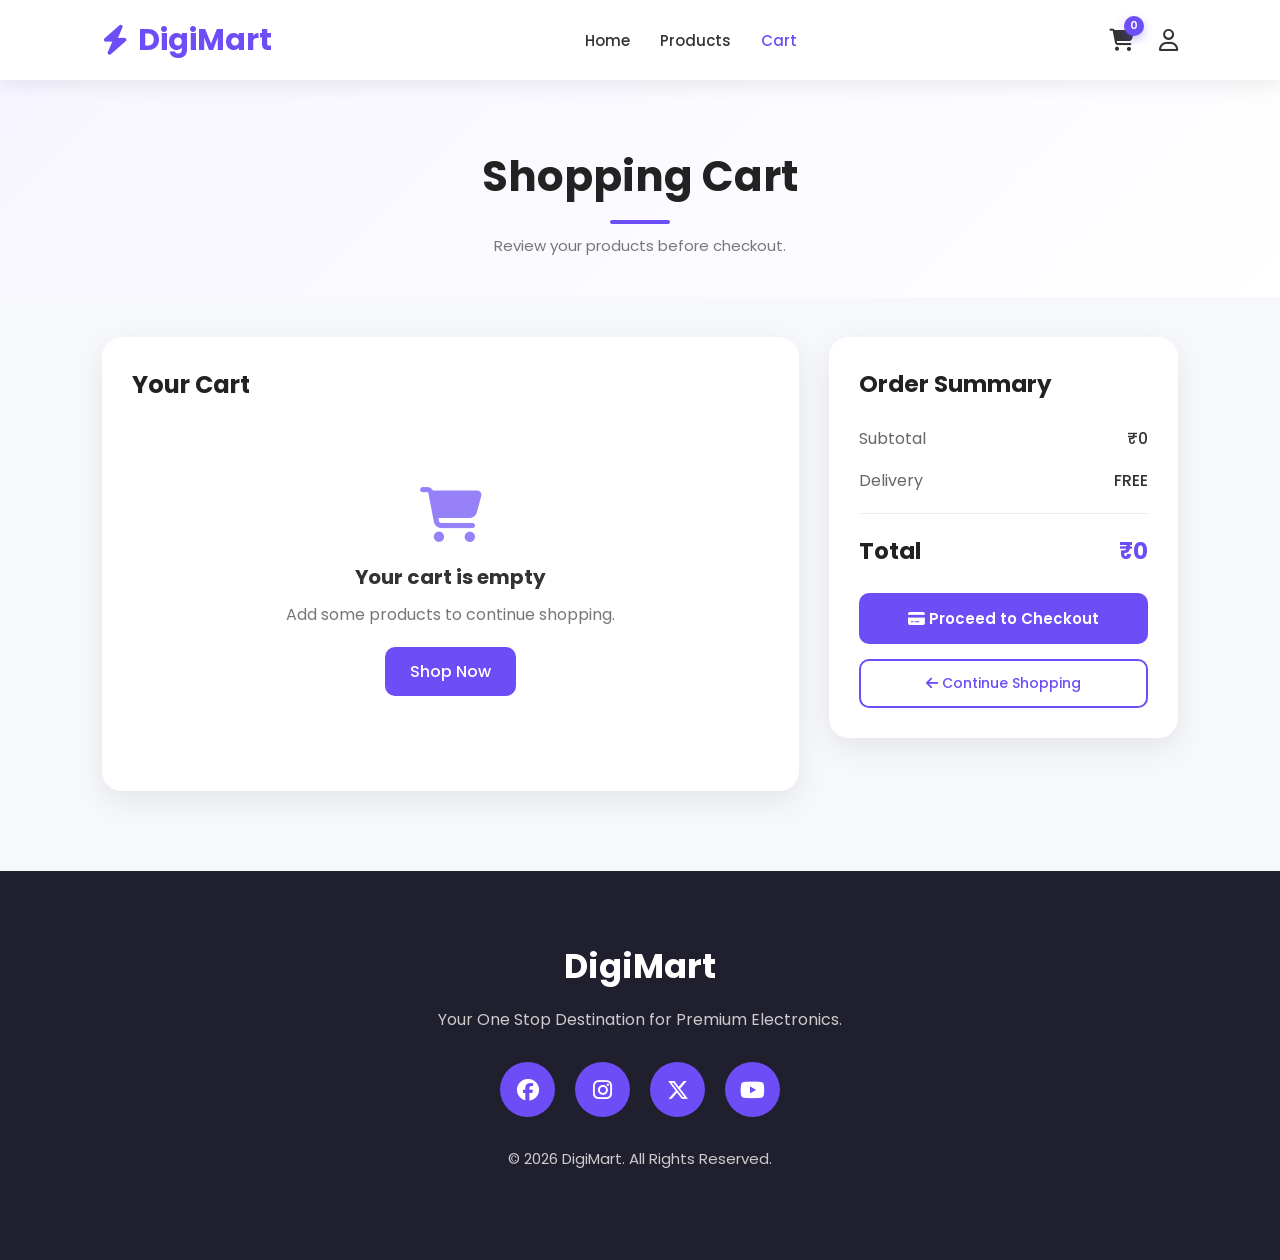
<file: cart.html>
<!DOCTYPE html>
<html lang="en">

<head>

    <meta charset="UTF-8">
    <meta name="viewport" content="width=device-width, initial-scale=1.0">

    <title>DigiMart | Cart</title>

    <link rel="stylesheet" href="css/cart.css">

    <link rel="stylesheet"
        href="https://cdnjs.cloudflare.com/ajax/libs/font-awesome/6.6.0/css/all.min.css">

</head>

<body>

    

    <header>

        <nav class="navbar">

            <div class="logo">

                <i class="fa-solid fa-bolt"></i>

                <span>DigiMart</span>

            </div>


            <div class="nav-links">

                <a href="index.html">
                    Home
                </a>

                <a href="products.html">
                    Products
                </a>

                <a href="cart.html" class="active">
                    Cart
                </a>

            </div>


            <div class="nav-icons">

                <a href="cart.html" class="cart-icon">

                    <i class="fa-solid fa-cart-shopping"></i>

                    <span id="cart-count">0</span>

                </a>

                <a href="profile.html">

                    <i class="fa-regular fa-user"></i>

                </a>

            </div>

        </nav>

    </header>


    

    <section class="page-title">

        <h1>Shopping Cart</h1>

        <p>Review your products before checkout.</p>

    </section>


    

    <section class="cart-section">

        <div class="cart-container">


            

            <div class="cart-products">

                <h2>Your Cart</h2>

                <div id="cart-items">

                    

                </div>

            </div>


            

            <div class="cart-summary">

                <h2>Order Summary</h2>


                <div class="summary-row">

                    <span>Subtotal</span>

                    <span id="subtotal">₹0</span>

                </div>


                <div class="summary-row">

                    <span>Delivery</span>

                    <span id="delivery">₹0</span>

                </div>


                <hr>


                <div class="summary-total">

                    <span>Total</span>

                    <span id="total">₹0</span>

                </div>


                <button id="checkout-btn">

                    <i class="fa-solid fa-credit-card"></i>

                    Proceed to Checkout

                </button>


                <a href="products.html" class="continue-btn">

                    <i class="fa-solid fa-arrow-left"></i>

                    Continue Shopping

                </a>

            </div>

        </div>

    </section>


    

    <footer>

        <div class="footer-content">

            <h2>DigiMart</h2>

            <p>
                Your One Stop Destination for Premium Electronics.
            </p>

            <div class="social-icons">

                <i class="fa-brands fa-facebook"></i>

                <i class="fa-brands fa-instagram"></i>

                <i class="fa-brands fa-x-twitter"></i>

                <i class="fa-brands fa-youtube"></i>

            </div>

            <p class="copy">

                © 2026 DigiMart. All Rights Reserved.

            </p>

        </div>

    </footer>


    <script src="js/cart.js"></script>

</body>

</html>
</file>
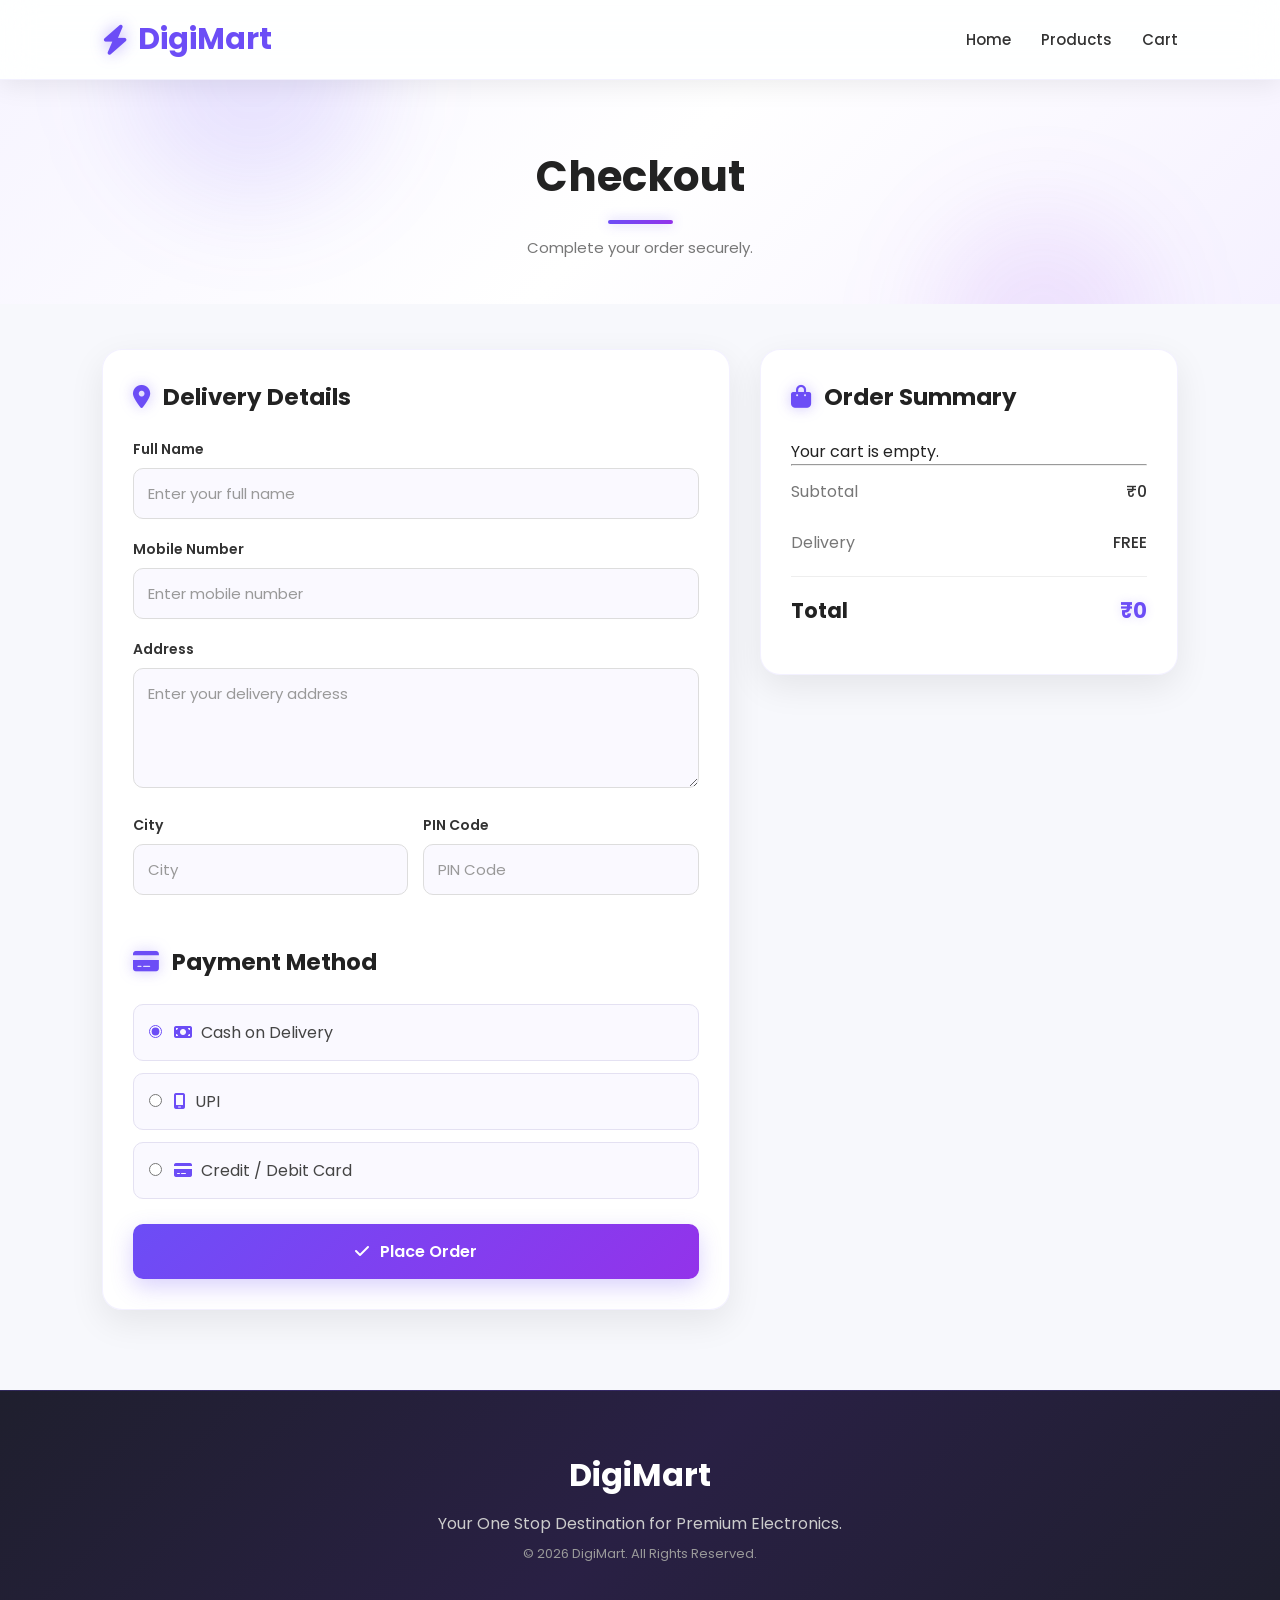
<file: checkout.html>
<!DOCTYPE html>
<html lang="en">

<head>

    <meta charset="UTF-8">
    <meta name="viewport" content="width=device-width, initial-scale=1.0">

    <title>DigiMart | Checkout</title>

    <link rel="stylesheet" href="css/checkout.css">

    <link rel="stylesheet"
        href="https://cdnjs.cloudflare.com/ajax/libs/font-awesome/6.6.0/css/all.min.css">

</head>

<body>

    

    <header>

        <nav class="navbar">

            <div class="logo">

                <i class="fa-solid fa-bolt"></i>

                <span>DigiMart</span>

            </div>


            <div class="nav-links">

                <a href="index.html">
                    Home
                </a>

                <a href="products.html">
                    Products
                </a>

                <a href="cart.html">
                    Cart
                </a>

            </div>

        </nav>

    </header>


    

    <section class="page-title">

        <h1>Checkout</h1>

        <p>Complete your order securely.</p>

    </section>


    

    <section class="checkout-section">

        <div class="checkout-container">


            

            <div class="checkout-form">

                <h2>
                    <i class="fa-solid fa-location-dot"></i>
                    Delivery Details
                </h2>


                <form id="checkoutForm">


                    <div class="form-group">

                        <label for="name">
                            Full Name
                        </label>

                        <input
                            type="text"
                            id="name"
                            placeholder="Enter your full name"
                            required
                        >

                    </div>


                    <div class="form-group">

                        <label for="mobile">
                            Mobile Number
                        </label>

                        <input
                            type="tel"
                            id="mobile"
                            maxlength="10"
                            placeholder="Enter mobile number"
                            required
                        >

                    </div>


                    <div class="form-group">

                        <label for="address">
                            Address
                        </label>

                        <textarea
                            id="address"
                            rows="4"
                            placeholder="Enter your delivery address"
                            required
                        ></textarea>

                    </div>


                    <div class="form-row">

                        <div class="form-group">

                            <label for="city">
                                City
                            </label>

                            <input
                                type="text"
                                id="city"
                                placeholder="City"
                                required
                            >

                        </div>


                        <div class="form-group">

                            <label for="pincode">
                                PIN Code
                            </label>

                            <input
                                type="text"
                                id="pincode"
                                maxlength="6"
                                placeholder="PIN Code"
                                required
                            >

                        </div>

                    </div>


                    

                    <h2 class="payment-title">

                        <i class="fa-solid fa-credit-card"></i>

                        Payment Method

                    </h2>


                    <div class="payment-options">


                        <label class="payment-option">

                            <input
                                type="radio"
                                name="payment"
                                value="cod"
                                checked
                            >

                            <span>

                                <i class="fa-solid fa-money-bill"></i>

                                Cash on Delivery

                            </span>

                        </label>


                        <label class="payment-option">

                            <input
                                type="radio"
                                name="payment"
                                value="upi"
                            >

                            <span>

                                <i class="fa-solid fa-mobile-screen"></i>

                                UPI

                            </span>

                        </label>


                        <label class="payment-option">

                            <input
                                type="radio"
                                name="payment"
                                value="card"
                            >

                            <span>

                                <i class="fa-solid fa-credit-card"></i>

                                Credit / Debit Card

                            </span>

                        </label>

                    </div>


                    <button
                        type="submit"
                        class="place-order-btn"
                    >

                        <i class="fa-solid fa-check"></i>

                        Place Order

                    </button>


                </form>

            </div>


            

            <div class="order-summary">

                <h2>
                    <i class="fa-solid fa-bag-shopping"></i>
                    Order Summary
                </h2>


                <div id="checkout-items">

                    

                </div>


                <hr>


                <div class="summary-row">

                    <span>
                        Subtotal
                    </span>

                    <span id="subtotal">
                        ₹0
                    </span>

                </div>


                <div class="summary-row">

                    <span>
                        Delivery
                    </span>

                    <span id="delivery">
                        FREE
                    </span>

                </div>


                <div class="summary-total">

                    <span>
                        Total
                    </span>

                    <span id="total">
                        ₹0
                    </span>

                </div>

            </div>

        </div>

    </section>


    

    <footer>

        <h2>DigiMart</h2>

        <p>
            Your One Stop Destination for Premium Electronics.
        </p>

        <p class="copy">
            © 2026 DigiMart. All Rights Reserved.
        </p>

    </footer>


    <script src="js/checkout.js"></script>

</body>

</html>
</file>
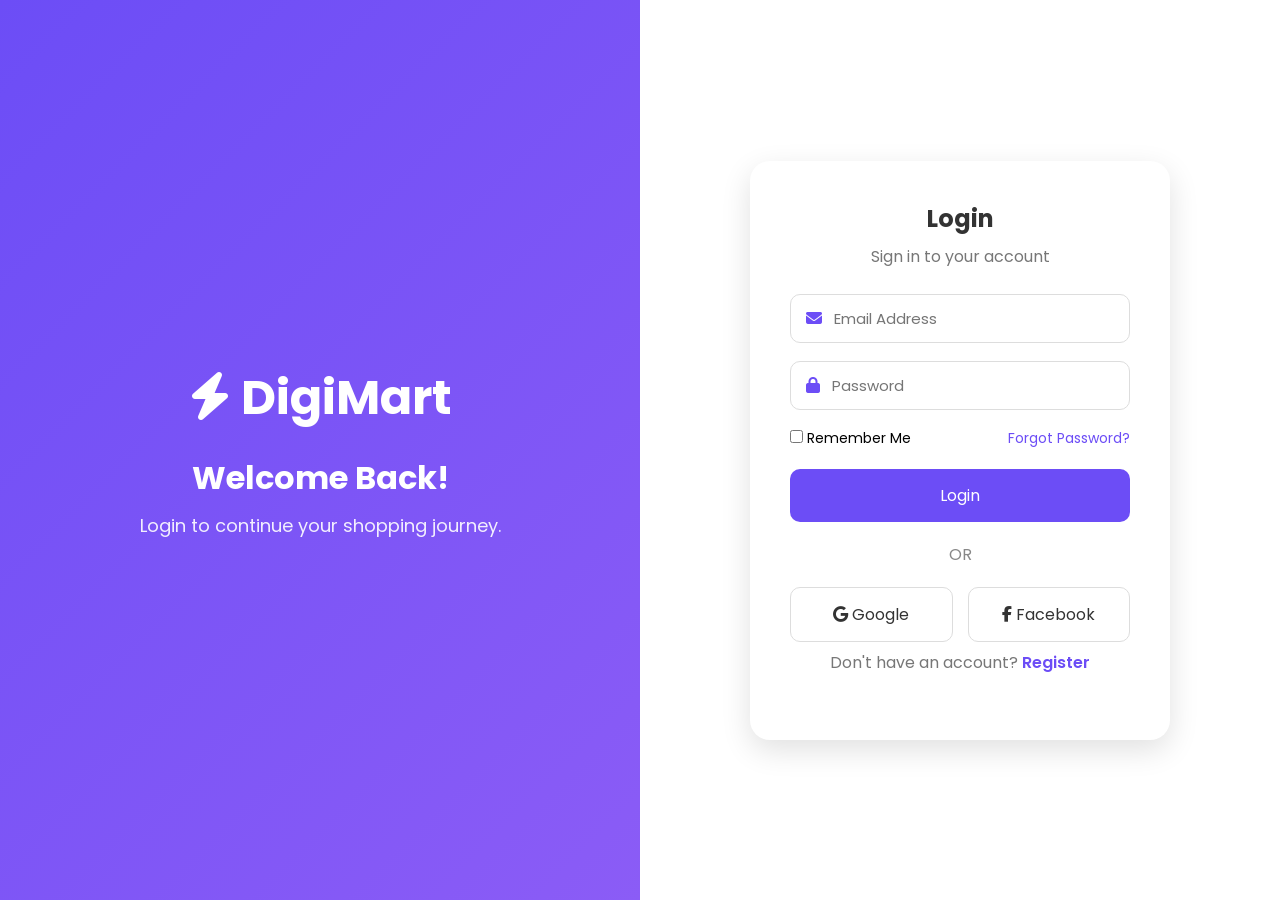
<file: login.html>
<!DOCTYPE html>
<html lang="en">

<head>
    <meta charset="UTF-8">
    <meta name="viewport" content="width=device-width, initial-scale=1.0">
    <title>DigiMart | Login</title>

    <link rel="stylesheet" href="css/login.css">

    <link rel="stylesheet" href="https://cdnjs.cloudflare.com/ajax/libs/font-awesome/6.6.0/css/all.min.css">
</head>

<body>

    <div class="container">

        <div class="left">

            <div class="overlay">

                <h1><i class="fa-solid fa-bolt"></i> DigiMart</h1>

                <h2>Welcome Back!</h2>

                <p>Login to continue your shopping journey.</p>

            </div>

        </div>

        <div class="right">

            <div class="login-box">

                <h2>Login</h2>

                <p>Sign in to your account</p>

                <form action="index.html" method="post">

                    <div class="input-box">

                        <i class="fa-solid fa-envelope"></i>

                        <input type="email" id="email" name="email" placeholder="Email Address" required>

                    </div>

                    <div class="input-box">

                        <i class="fa-solid fa-lock"></i>

                        <input type="password" id="password" name="password" placeholder="Password" required>

                    </div>

                    <div class="options">

                        <label for="remember">

                            <input type="checkbox" id="remember" name="remember">

                            Remember Me

                        </label>

                        <a href="#">Forgot Password?</a>

                    </div>

                    <button type="submit">

                        Login

                    </button>

                </form>

                <div class="or">
                    OR
                </div>

                <div class="social">

                    <button type="button" class="google">

                        <i class="fa-brands fa-google"></i>

                        Google

                    </button>

                    <button type="button" class="facebook">

                        <i class="fa-brands fa-facebook-f"></i>

                        Facebook

                    </button>

                </div>

                <p class="register">

                    Don't have an account?

                    <a href="register.html">

                        Register

                    </a>

                </p>

            </div>

        </div>

    </div>

    <script src="js/login.js"></script>

</body>

</html>
</file>
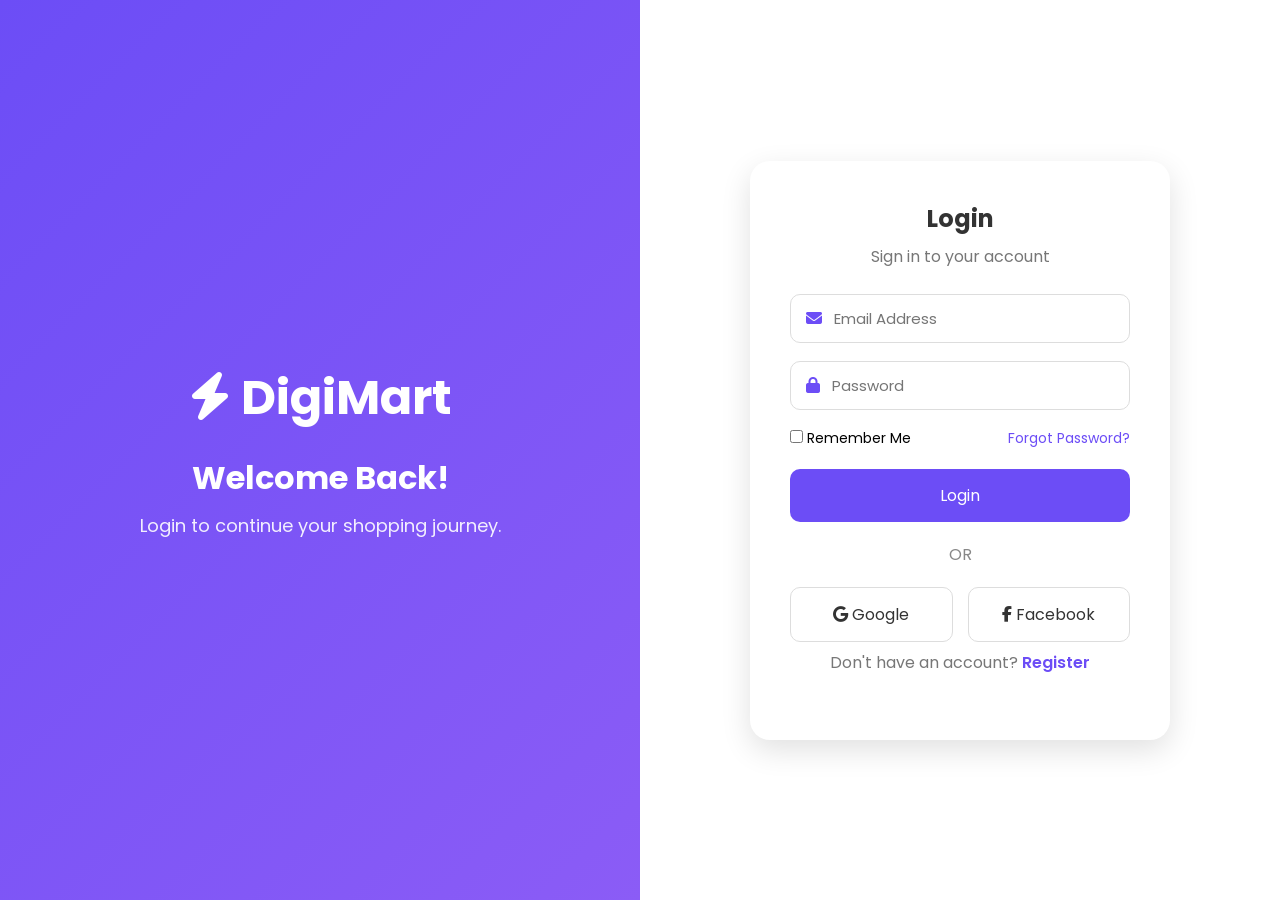
<file: profile.html>
<!DOCTYPE html>
<html lang="en">

<head>

    <meta charset="UTF-8">
    <meta name="viewport" content="width=device-width, initial-scale=1.0">

    <title>DigiMart | Profile</title>

    <link rel="stylesheet" href="css/profile.css">

    <link rel="stylesheet"
        href="https://cdnjs.cloudflare.com/ajax/libs/font-awesome/6.6.0/css/all.min.css">

</head>

<body>

    <header>

        <nav class="navbar">

            <div class="logo">
                <i class="fa-solid fa-bolt"></i>
                <span>DigiMart</span>
            </div>

            <div class="nav-links">

                <a href="index.html">Home</a>

                <a href="products.html">Products</a>

                <a href="cart.html">
                    <i class="fa-solid fa-cart-shopping"></i>
                    Cart
                </a>

            </div>

        </nav>

    </header>


    <main>

        <section class="profile-container">

            <div class="profile-icon">

                <i class="fa-solid fa-user"></i>

            </div>

            <h1 id="profileName">
                User
            </h1>

            <p class="welcome">
                Welcome to DigiMart
            </p>


            <div class="profile-details">

                <div class="detail">

                    <i class="fa-solid fa-user"></i>

                    <div>
                        <span>Full Name</span>
                        <strong id="fullName">-</strong>
                    </div>

                </div>


                <div class="detail">

                    <i class="fa-solid fa-envelope"></i>

                    <div>
                        <span>Email Address</span>
                        <strong id="email">-</strong>
                    </div>

                </div>


                <div class="detail">

                    <i class="fa-solid fa-phone"></i>

                    <div>
                        <span>Mobile Number</span>
                        <strong id="mobile">-</strong>
                    </div>

                </div>


                <div class="detail">

                    <i class="fa-solid fa-calendar"></i>

                    <div>
                        <span>Date of Birth</span>
                        <strong id="dob">-</strong>
                    </div>

                </div>

            </div>


            <button id="logoutBtn">

                <i class="fa-solid fa-right-from-bracket"></i>

                Logout

            </button>

        </section>

    </main>


    <footer>

        <h2>DigiMart</h2>

        <p>
            Your One Stop Destination for Premium Electronics.
        </p>

        <p class="copy">
            © 2026 DigiMart. All Rights Reserved.
        </p>

    </footer>


    <script src="js/profile.js"></script>

</body>

</html>
</file>
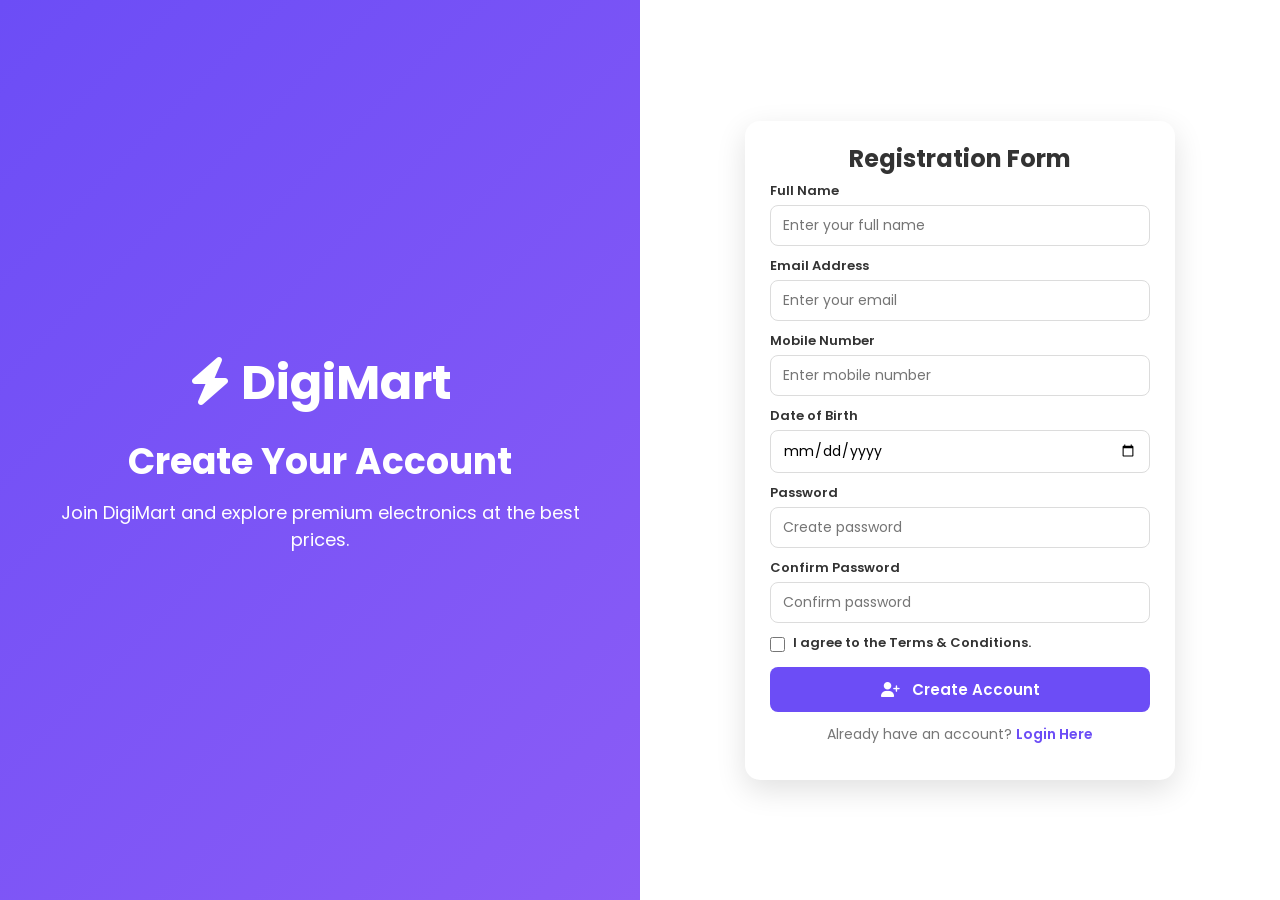
<file: register.html>
<!DOCTYPE html>
<html lang="en">

<head>
    <meta charset="UTF-8">
    <meta name="viewport" content="width=device-width, initial-scale=1.0">
    <title>DigiMart | Register</title>

    <link rel="stylesheet" href="css/register.css">
    <link rel="stylesheet"
        href="https://cdnjs.cloudflare.com/ajax/libs/font-awesome/6.6.0/css/all.min.css">
</head>

<body>

<div class="container">

    <div class="left">

        <div class="overlay">
            <h1><i class="fa-solid fa-bolt"></i> DigiMart</h1>
            <h2>Create Your Account</h2>
            <p>Join DigiMart and explore premium electronics at the best prices.</p>
        </div>

    </div>

    <div class="right">

        <div class="register-box">

            <h2>Registration Form</h2>

            <form action="login.html" method="post">

                <div class="form-group">
                    <label for="fullname">Full Name</label>
                    <input type="text" id="fullname" name="fullname"
                        placeholder="Enter your full name" required>
                </div>

                <div class="form-group">
                    <label for="email">Email Address</label>
                    <input type="email" id="email" name="email"
                        placeholder="Enter your email" required>
                </div>

                <div class="form-group">
                    <label for="mobile">Mobile Number</label>
                    <input type="tel" id="mobile" name="mobile"
                        maxlength="10" placeholder="Enter mobile number" required>
                </div>

                <div class="form-group">
                    <label for="dob">Date of Birth</label>
                    <input type="date" id="dob" name="dob" required>
                </div>

                <div class="form-group">
                    <label for="password">Password</label>
                    <input type="password" id="password" name="password"
                        placeholder="Create password" required>
                </div>

                <div class="form-group">
                    <label for="confirm">Confirm Password</label>
                    <input type="password" id="confirm" name="confirm"
                        placeholder="Confirm password" required>
                </div>

                <div class="form-group checkbox">

                    <input type="checkbox" id="terms" required>

                    <label for="terms">
                        I agree to the Terms & Conditions.
                    </label>

                </div>

                <button type="submit">
                    <i class="fa-solid fa-user-plus"></i>
                    Create Account
                </button>

            </form>

            <p class="login-link">
                Already have an account?
                <a href="login.html">Login Here</a>
            </p>

        </div>

    </div>

</div>

<script src="js/register.js"></script>

</body>
</html>
</file>
<file: css/cart.css>
@import url('https://fonts.googleapis.com/css2?family=Poppins:wght@300;400;500;600;700&display=swap');

* {
    margin: 0;
    padding: 0;
    box-sizing: border-box;
    font-family: 'Poppins', sans-serif;
}

html {
    scroll-behavior: smooth;
}

body {
    background: #f5f7fb;
    color: #222;
    overflow-x: hidden;
}



header {
    position: sticky;
    top: 0;
    z-index: 1000;
}

.navbar {
    width: 100%;
    min-height: 80px;
    padding: 0 8%;

    display: flex;
    justify-content: space-between;
    align-items: center;

    background: rgba(255, 255, 255, 0.95);
    backdrop-filter: blur(15px);

    box-shadow: 0 5px 20px rgba(0, 0, 0, 0.08);
}



.logo {
    display: flex;
    align-items: center;
    gap: 10px;

    color: #6C4DF6;

    font-size: 30px;
    font-weight: 700;
}

.logo i {
    animation: logoRotate 6s linear infinite;
}

@keyframes logoRotate {

    from {
        transform: rotate(0deg);
    }

    to {
        transform: rotate(360deg);
    }

}



.nav-links {
    display: flex;
    gap: 30px;
}

.nav-links a {
    color: #333;

    text-decoration: none;

    font-size: 15px;
    font-weight: 500;

    transition: 0.3s;
}

.nav-links a:hover,
.nav-links .active {
    color: #6C4DF6;
}



.nav-icons {
    display: flex;
    align-items: center;
    gap: 25px;
}

.nav-icons a {
    position: relative;

    color: #333;

    text-decoration: none;

    font-size: 22px;

    transition: 0.3s;
}

.nav-icons a:hover {
    color: #6C4DF6;

    transform: translateY(-4px);
}


#cart-count {
    position: absolute;

    top: -8px;
    right: -10px;

    width: 20px;
    height: 20px;

    border-radius: 50%;

    background: #6C4DF6;
    color: #fff;

    font-size: 11px;
    font-weight: 600;

    display: flex;
    justify-content: center;
    align-items: center;

    box-shadow:
        0 4px 10px rgba(108, 77, 246, 0.35);
}



.page-title {
    text-align: center;

    padding: 65px 20px 40px;

    background:
        linear-gradient(
            135deg,
            #f7f5ff,
            #ffffff
        );
}

.page-title h1 {
    font-size: 42px;

    margin-bottom: 10px;

    color: #222;

    animation: slideDown 0.8s ease;
}

.page-title h1::after {
    content: "";

    display: block;

    width: 60px;
    height: 4px;

    background: #6C4DF6;

    border-radius: 10px;

    margin: 12px auto 0;
}

.page-title p {
    color: #777;

    font-size: 15px;

    animation: fadeUp 1s ease;
}



.cart-section {
    padding: 40px 8% 80px;

    background: #f7f8fc;
}

.cart-container {
    max-width: 1200px;

    margin: auto;

    display: grid;

    grid-template-columns:
        2fr 1fr;

    gap: 30px;
}



.cart-products {
    background: #fff;

    padding: 30px;

    border-radius: 20px;

    box-shadow:
        0 10px 30px rgba(0, 0, 0, 0.08);

    animation: fadeSection 0.8s ease;
}

.cart-products h2 {
    font-size: 24px;

    margin-bottom: 20px;

    color: #222;
}



.cart-item {
    display: flex;

    align-items: center;

    gap: 20px;

    padding: 20px 10px;

    border-bottom:
        1px solid #eee;

    transition: 0.4s;
}

.cart-item:last-child {
    border-bottom: none;
}

.cart-item:hover {
    transform: translateX(5px);

    background: #faf9ff;

    border-radius: 12px;
}



.cart-item img {
    width: 105px;
    height: 105px;

    object-fit: contain;

    padding: 10px;

    border-radius: 15px;

    background: #f5f3ff;

    border:
        1px solid #eee;

    transition: 0.4s;

    animation: floatImage 3s ease-in-out infinite;
}

.cart-item:hover img {
    transform: scale(1.08);

    box-shadow:
        0 10px 25px rgba(108, 77, 246, 0.15);
}



.item-info {
    flex: 1;
}

.item-info h3 {
    font-size: 18px;

    margin-bottom: 6px;

    color: #222;
}

.item-info p {
    color: #777;

    font-size: 14px;

    margin-bottom: 8px;
}

.item-info strong {
    color: #6C4DF6;

    font-size: 17px;
}



.quantity {
    display: flex;

    align-items: center;

    gap: 10px;
}

.quantity button {
    width: 32px;
    height: 32px;

    border: none;

    background: #6C4DF6;

    color: #fff;

    border-radius: 8px;

    cursor: pointer;

    font-size: 16px;

    transition: 0.3s;
}

.quantity button:hover {
    background: #4F46E5;

    transform: scale(1.1);

    box-shadow:
        0 5px 15px rgba(108, 77, 246, 0.3);
}

.quantity span {
    min-width: 25px;

    text-align: center;

    font-weight: 600;

    color: #333;
}


.item-total {
    min-width: 100px;

    text-align: right;

    font-weight: 600;

    color: #6C4DF6;
}



.remove-btn {
    border: none;

    background: #fff0f0;

    color: #e53935;

    padding: 9px 12px;

    border-radius: 8px;

    cursor: pointer;

    transition: 0.3s;
}

.remove-btn:hover {
    background: #e53935;

    color: #fff;

    transform: translateY(-2px);

    box-shadow:
        0 8px 18px rgba(229, 57, 53, 0.2);
}



.cart-summary {
    background: #fff;

    padding: 30px;

    border-radius: 20px;

    height: fit-content;

    box-shadow:
        0 10px 30px rgba(0, 0, 0, 0.08);

    position: sticky;

    top: 100px;

    animation: fadeSection 1s ease;
}

.cart-summary h2 {
    font-size: 23px;

    margin-bottom: 25px;
}



.summary-row {
    display: flex;

    justify-content: space-between;

    margin: 17px 0;

    color: #666;
}

.summary-row span:last-child {
    color: #333;

    font-weight: 500;
}



.cart-summary hr {
    border: none;

    border-top:
        1px solid #eee;

    margin: 20px 0;
}



.summary-total {
    display: flex;

    justify-content: space-between;

    margin-top: 20px;

    font-size: 23px;

    font-weight: 700;
}

.summary-total span:last-child {
    color: #6C4DF6;
}



#checkout-btn {
    width: 100%;

    padding: 14px;

    margin-top: 25px;

    border: none;

    background: #6C4DF6;

    color: #fff;

    font-size: 15px;

    font-weight: 600;

    border-radius: 10px;

    cursor: pointer;

    transition: 0.4s;
}

#checkout-btn:hover {
    background: #4F46E5;

    transform: translateY(-4px);

    box-shadow:
        0 12px 25px rgba(108, 77, 246, 0.35);
}



.continue-btn {
    display: block;

    text-align: center;

    margin-top: 15px;

    padding: 12px;

    border: 2px solid #6C4DF6;

    border-radius: 10px;

    color: #6C4DF6;

    text-decoration: none;

    font-size: 14px;

    font-weight: 500;

    transition: 0.3s;
}

.continue-btn:hover {
    background: #6C4DF6;

    color: #fff;

    transform: translateY(-3px);
}



.empty-cart {
    text-align: center;

    padding: 65px 20px;

    color: #777;
}

.empty-cart i {
    font-size: 55px;

    margin-bottom: 20px;

    color: #6C4DF6;

    opacity: 0.7;

    animation:
        floatImage 3s ease-in-out infinite;
}

.empty-cart h3 {
    color: #333;

    font-size: 20px;

    margin-bottom: 10px;
}

.empty-cart p {
    margin-bottom: 20px;
}

.empty-cart a {
    display: inline-block;

    padding: 12px 25px;

    background: #6C4DF6;

    color: #fff;

    text-decoration: none;

    border-radius: 10px;

    font-weight: 500;

    transition: 0.3s;
}

.empty-cart a:hover {
    background: #4F46E5;

    transform: translateY(-4px);

    box-shadow:
        0 10px 25px rgba(108, 77, 246, 0.3);
}



footer {
    background: #1f1f2e;

    color: #fff;

    padding: 70px 8%;

    text-align: center;
}

.footer-content h2 {
    font-size: 34px;

    margin-bottom: 15px;

    transition: 0.3s;
}

.footer-content h2:hover {
    color: #6C4DF6;

    letter-spacing: 2px;
}

.footer-content p {
    color: #ccc;

    margin-bottom: 20px;
}



.social-icons {
    display: flex;

    justify-content: center;

    gap: 20px;

    margin: 30px 0;
}

.social-icons i {
    width: 55px;
    height: 55px;

    display: flex;

    justify-content: center;

    align-items: center;

    border-radius: 50%;

    background: #6C4DF6;

    font-size: 22px;

    cursor: pointer;

    transition: 0.5s;
}

.social-icons i:hover {
    background: #fff;

    color: #6C4DF6;

    transform:
        rotate(360deg)
        scale(1.15);

    box-shadow:
        0 10px 25px
        rgba(108, 77, 246, 0.4);
}

.copy {
    color: #999;

    font-size: 15px;

    margin-top: 25px;
}



::-webkit-scrollbar {
    width: 10px;
}

::-webkit-scrollbar-track {
    background: #ececec;
}

::-webkit-scrollbar-thumb {
    background: #6C4DF6;

    border-radius: 20px;
}

::-webkit-scrollbar-thumb:hover {
    background: #4F46E5;
}



@keyframes fadeSection {

    from {
        opacity: 0;
        transform: translateY(50px);
    }

    to {
        opacity: 1;
        transform: translateY(0);
    }

}

@keyframes floatImage {

    0% {
        transform: translateY(0);
    }

    50% {
        transform: translateY(-8px);
    }

    100% {
        transform: translateY(0);
    }

}

@keyframes slideDown {

    from {
        opacity: 0;
        transform: translateY(-40px);
    }

    to {
        opacity: 1;
        transform: translateY(0);
    }

}

@keyframes fadeUp {

    from {
        opacity: 0;
        transform: translateY(30px);
    }

    to {
        opacity: 1;
        transform: translateY(0);
    }

}



@media (max-width: 992px) {

    .navbar {
        padding: 20px 5%;
    }

    .cart-container {
        grid-template-columns: 1fr;
    }

    .cart-summary {
        position: static;
    }

}


@media (max-width: 768px) {

    .navbar {
        flex-wrap: wrap;

        gap: 15px;
    }

    .nav-links {
        order: 3;

        width: 100%;

        justify-content: center;

        gap: 25px;
    }

    .page-title {
        padding: 50px 20px 35px;
    }

    .page-title h1 {
        font-size: 34px;
    }

    .cart-section {
        padding: 30px 5% 60px;
    }

    .cart-products,
    .cart-summary {
        padding: 22px;
    }

    .cart-item {
        flex-wrap: wrap;

        gap: 15px;
    }

    .cart-item img {
        width: 85px;
        height: 85px;
    }

    .item-info {
        min-width: 150px;
    }

    .item-total {
        margin-left: auto;
    }

}


@media (max-width: 500px) {

    .logo {
        font-size: 24px;
    }

    .logo i {
        font-size: 26px;
    }

    .nav-icons {
        gap: 18px;
    }

    .nav-links {
        gap: 18px;
    }

    .page-title h1 {
        font-size: 29px;
    }

    .cart-item {
        align-items: flex-start;
    }

    .quantity {
        width: 100%;

        justify-content: flex-start;
    }

    .item-total {
        width: 100%;

        text-align: left;

        margin-left: 0;
    }

    .remove-btn {
        margin-left: auto;
    }

}
</file>
<file: css/checkout.css>
@import url('https://fonts.googleapis.com/css2?family=Poppins:wght@300;400;500;600;700&display=swap');

* {
    margin: 0;
    padding: 0;
    box-sizing: border-box;
    font-family: 'Poppins', sans-serif;
}

html {
    scroll-behavior: smooth;
}

body {
    background: #f7f8fc;
    color: #222;
    overflow-x: hidden;
}


header {
    position: sticky;
    top: 0;
    z-index: 1000;
}

.navbar {
    width: 100%;
    min-height: 80px;
    padding: 0 8%;

    display: flex;
    justify-content: space-between;
    align-items: center;

    background: rgba(255, 255, 255, 0.88);
    backdrop-filter: blur(18px);
    -webkit-backdrop-filter: blur(18px);

    border-bottom: 1px solid rgba(108, 77, 246, 0.08);

    box-shadow:
        0 5px 25px rgba(0, 0, 0, 0.08);
}


.logo {
    display: flex;
    align-items: center;
    gap: 10px;

    color: #6C4DF6;

    font-size: 30px;
    font-weight: 700;
}

.logo i {
    color: #6C4DF6;

    animation:
        logoRotate 6s linear infinite;

    filter:
        drop-shadow(
            0 0 8px
            rgba(108, 77, 246, 0.45)
        );
}

@keyframes logoRotate {

    from {
        transform: rotate(0deg);
    }

    to {
        transform: rotate(360deg);
    }

}


.nav-links {
    display: flex;
    gap: 30px;
}

.nav-links a {
    color: #333;

    text-decoration: none;

    font-size: 15px;
    font-weight: 500;

    transition: 0.3s;
}

.nav-links a:hover,
.nav-links .active {
    color: #6C4DF6;

    text-shadow:
        0 0 10px
        rgba(108, 77, 246, 0.25);
}



.nav-icons {
    display: flex;
    align-items: center;
    gap: 25px;
}

.nav-icons a {
    position: relative;

    color: #333;

    text-decoration: none;

    font-size: 22px;

    transition: 0.3s;
}

.nav-icons a:hover {
    color: #6C4DF6;

    transform: translateY(-4px);
}


#cart-count {
    position: absolute;

    top: -8px;
    right: -10px;

    width: 20px;
    height: 20px;

    border-radius: 50%;

    background: #6C4DF6;
    color: #fff;

    font-size: 11px;
    font-weight: 600;

    display: flex;
    justify-content: center;
    align-items: center;

    box-shadow:
        0 5px 15px
        rgba(108, 77, 246, 0.35);
}


.page-title {
    text-align: center;

    padding: 65px 20px 45px;

    background:
        linear-gradient(
            135deg,
            #f7f5ff,
            #ffffff,
            #f5f1ff
        );

    position: relative;
    overflow: hidden;
}

.page-title::before {
    content: "";

    position: absolute;

    width: 250px;
    height: 250px;

    background:
        rgba(108, 77, 246, 0.12);

    border-radius: 50%;

    top: -130px;
    left: 10%;

    filter: blur(50px);
}

.page-title::after {
    content: "";

    position: absolute;

    width: 220px;
    height: 220px;

    background:
        rgba(147, 51, 234, 0.1);

    border-radius: 50%;

    bottom: -130px;
    right: 10%;

    filter: blur(50px);
}

.page-title h1 {
    position: relative;
    z-index: 1;

    font-size: 42px;

    margin-bottom: 12px;

    color: #222;

    animation:
        slideDown 0.8s ease;
}

.page-title h1::after {
    content: "";

    display: block;

    width: 65px;
    height: 4px;

    margin: 12px auto 0;

    border-radius: 20px;

    background:
        linear-gradient(
            90deg,
            #6C4DF6,
            #9333EA
        );

    box-shadow:
        0 0 12px
        rgba(108, 77, 246, 0.35);
}

.page-title p {
    position: relative;
    z-index: 1;

    color: #777;

    font-size: 15px;

    animation:
        fadeUp 1s ease;
}



.checkout-section {
    padding: 45px 8% 80px;

    background: #f7f8fc;
}

.checkout-container {
    max-width: 1200px;

    margin: auto;

    display: grid;

    grid-template-columns:
        1.5fr 1fr;

    gap: 30px;
}



.checkout-form {
    background:
        rgba(255, 255, 255, 0.95);

    padding: 30px;

    border-radius: 20px;

    border:
        1px solid rgba(108, 77, 246, 0.08);

    box-shadow:
        0 12px 35px
        rgba(0, 0, 0, 0.08);

    animation:
        fadeSection 0.8s ease;

    transition: 0.4s;
}

.checkout-form:hover {
    box-shadow:
        0 18px 45px
        rgba(108, 77, 246, 0.12);
}

.checkout-form h2,
.order-summary h2 {
    margin-bottom: 25px;

    font-size: 23px;

    color: #222;
}

.checkout-form h2 i,
.order-summary h2 i {
    color: #6C4DF6;

    margin-right: 8px;

    filter:
        drop-shadow(
            0 0 7px
            rgba(108, 77, 246, 0.35)
        );
}



.form-group {
    margin-bottom: 20px;
}

.form-group label {
    display: block;

    margin-bottom: 8px;

    font-size: 14px;

    font-weight: 600;

    color: #333;
}

.form-group input,
.form-group textarea {
    width: 100%;

    padding: 13px 14px;

    border:
        1px solid #ddd;

    border-radius: 10px;

    background: #faf9ff;

    color: #222;

    font-size: 15px;

    outline: none;

    transition: 0.3s;
}

.form-group input::placeholder,
.form-group textarea::placeholder {
    color: #999;
}

.form-group input:focus,
.form-group textarea:focus {
    border-color: #6C4DF6;

    background: #fff;

    box-shadow:
        0 0 0 3px
        rgba(108, 77, 246, 0.08),

        0 8px 20px
        rgba(108, 77, 246, 0.08);
}

.form-group textarea {
    resize: vertical;

    min-height: 100px;
}



.form-row {
    display: grid;

    grid-template-columns: 1fr 1fr;

    gap: 15px;
}



.payment-title {
    margin-top: 30px;
}

.payment-options {
    display: flex;

    flex-direction: column;

    gap: 12px;

    margin-bottom: 25px;
}

.payment-option {
    position: relative;

    border:
        1px solid #e4e1f2;

    background: #faf9ff;

    padding: 15px;

    border-radius: 10px;

    cursor: pointer;

    color: #444;

    transition: 0.35s;
}

.payment-option:hover {
    border-color: #6C4DF6;

    background: #f7f4ff;

    transform: translateX(5px);

    box-shadow:
        0 8px 22px
        rgba(108, 77, 246, 0.1);
}

.payment-option input {
    accent-color: #6C4DF6;

    cursor: pointer;
}

.payment-option span {
    margin-left: 8px;
}

.payment-option i {
    color: #6C4DF6;

    margin-right: 5px;
}



.place-order-btn {
    width: 100%;

    padding: 15px;

    border: none;

    border-radius: 10px;

    background:
        linear-gradient(
            135deg,
            #6C4DF6,
            #9333EA
        );

    color: #fff;

    font-size: 16px;

    font-weight: 600;

    cursor: pointer;

    transition: 0.4s;

    box-shadow:
        0 8px 22px
        rgba(108, 77, 246, 0.25);
}

.place-order-btn:hover {
    background:
        linear-gradient(
            135deg,
            #4F46E5,
            #7C3AED
        );

    transform: translateY(-4px);

    box-shadow:
        0 15px 35px
        rgba(108, 77, 246, 0.4),

        0 0 25px
        rgba(108, 77, 246, 0.2);
}

.place-order-btn i {
    margin-right: 7px;
}



.order-summary {
    background: #fff;

    padding: 30px;

    border-radius: 20px;

    height: fit-content;

    position: sticky;

    top: 100px;

    border:
        1px solid rgba(108, 77, 246, 0.08);

    box-shadow:
        0 12px 35px
        rgba(0, 0, 0, 0.08);

    animation:
        fadeSection 1s ease;

    transition: 0.4s;
}

.order-summary:hover {
    box-shadow:
        0 18px 45px
        rgba(108, 77, 246, 0.12);
}



.checkout-item {
    display: flex;

    align-items: center;

    gap: 13px;

    padding: 15px 5px;

    border-bottom:
        1px solid #eee;

    transition: 0.35s;
}

.checkout-item:last-child {
    border-bottom: none;
}

.checkout-item:hover {
    background: #faf9ff;

    border-radius: 10px;

    transform: translateX(5px);
}



.checkout-item img {
    width: 70px;
    height: 70px;

    object-fit: contain;

    padding: 7px;

    border-radius: 12px;

    background: #f5f2ff;

    border:
        1px solid #e8e3ff;

    transition: 0.4s;

    animation:
        floatImage 3s ease-in-out infinite;
}

.checkout-item:hover img {
    transform: scale(1.1);

    box-shadow:
        0 10px 25px
        rgba(108, 77, 246, 0.15);
}



.checkout-item-info {
    flex: 1;
}

.checkout-item-info h4 {
    font-size: 14px;

    color: #222;

    margin-bottom: 5px;
}

.checkout-item-info p {
    color: #888;

    font-size: 13px;

    margin-top: 4px;
}

.checkout-item-price {
    font-weight: 700;

    color: #6C4DF6;

    font-size: 15px;
}



.summary-row {
    display: flex;

    justify-content: space-between;

    padding: 13px 0;

    color: #777;
}

.summary-row span:last-child {
    color: #333;

    font-weight: 500;
}



.summary-total {
    display: flex;

    justify-content: space-between;

    padding: 18px 0;

    margin-top: 8px;

    border-top:
        1px solid #eee;

    font-size: 21px;

    font-weight: 700;

    color: #222;
}

.summary-total span:last-child {
    color: #6C4DF6;

    text-shadow:
        0 0 10px
        rgba(108, 77, 246, 0.2);
}



footer {
    background:
        linear-gradient(
            135deg,
            #1f1f2e,
            #292044,
            #1f1f2e
        );

    color: #fff;

    text-align: center;

    padding: 60px 20px;

    border-top:
        1px solid
        rgba(108, 77, 246, 0.2);
}

footer h2 {
    font-size: 32px;

    margin-bottom: 12px;

    transition: 0.3s;
}

footer h2:hover {
    color: #6C4DF6;

    letter-spacing: 2px;

    text-shadow:
        0 0 15px
        rgba(108, 77, 246, 0.5);
}

footer p {
    color: #ccc;

    margin-top: 8px;
}

.copy {
    font-size: 13px;

    color: #999;
}



::-webkit-scrollbar {
    width: 10px;
}

::-webkit-scrollbar-track {
    background: #f0eef8;
}

::-webkit-scrollbar-thumb {
    background:
        linear-gradient(
            #6C4DF6,
            #9333EA
        );

    border-radius: 20px;
}

::-webkit-scrollbar-thumb:hover {
    background: #4F46E5;
}



@keyframes fadeSection {

    from {
        opacity: 0;
        transform: translateY(50px);
    }

    to {
        opacity: 1;
        transform: translateY(0);
    }

}

@keyframes floatImage {

    0% {
        transform: translateY(0);
    }

    50% {
        transform: translateY(-8px);
    }

    100% {
        transform: translateY(0);
    }

}

@keyframes slideDown {

    from {
        opacity: 0;
        transform: translateY(-40px);
    }

    to {
        opacity: 1;
        transform: translateY(0);
    }

}

@keyframes fadeUp {

    from {
        opacity: 0;
        transform: translateY(30px);
    }

    to {
        opacity: 1;
        transform: translateY(0);
    }

}


@media (max-width: 992px) {

    .navbar {
        padding: 20px 5%;
    }

    .checkout-container {
        grid-template-columns: 1fr;
    }

    .order-summary {
        position: static;
    }

}


@media (max-width: 768px) {

    .navbar {
        flex-wrap: wrap;

        gap: 15px;
    }

    .nav-links {
        order: 3;

        width: 100%;

        justify-content: center;

        gap: 25px;
    }

    .page-title {
        padding: 50px 20px 35px;
    }

    .page-title h1 {
        font-size: 34px;
    }

    .checkout-section {
        padding: 30px 5% 60px;
    }

    .checkout-form,
    .order-summary {
        padding: 22px;
    }

    .form-row {
        grid-template-columns: 1fr;
    }

}


@media (max-width: 500px) {

    .logo {
        font-size: 24px;
    }

    .logo i {
        font-size: 26px;
    }

    .nav-icons {
        gap: 18px;
    }

    .nav-links {
        gap: 18px;
    }

    .page-title h1 {
        font-size: 29px;
    }

    .checkout-item img {
        width: 60px;
        height: 60px;
    }

    .checkout-item-price {
        font-size: 14px;
    }

    .checkout-item {
        gap: 9px;
    }

}
</file>
<file: css/login.css>
@import url('https://fonts.googleapis.com/css2?family=Poppins:wght@300;400;500;600;700&display=swap');

* {
    margin: 0;
    padding: 0;
    box-sizing: border-box;
    font-family: 'Poppins', sans-serif;
}

body {
    background: #f4f6fb;
}

.container {
    width: 100%;
    height: 100vh;
    display: flex;
}


.left {
    width: 50%;
    background: linear-gradient(135deg, #6C4DF6, #8B5CF6);
    display: flex;
    justify-content: center;
    align-items: center;
    color: white;
}

.overlay {
    text-align: center;
    padding: 40px;
}

.overlay h1 {
    font-size: 48px;
    margin-bottom: 20px;
}

.overlay h2 {
    font-size: 32px;
    margin-bottom: 10px;
}

.overlay p {
    font-size: 18px;
    opacity: .9;
}


.right {
    width: 50%;
    display: flex;
    justify-content: center;
    align-items: center;
    background: white;
}

.login-box {
    width: 420px;
    padding: 40px;
    border-radius: 20px;
    box-shadow: 0 10px 30px rgba(0, 0, 0, .12);
}

.login-box h2 {
    text-align: center;
    color: #333;
}

.login-box p {
    text-align: center;
    color: #777;
    margin: 8px 0 25px;
}

.input-box {
    display: flex;
    align-items: center;
    border: 1px solid #ddd;
    border-radius: 10px;
    padding: 12px 15px;
    margin-bottom: 18px;
}

.input-box i {
    color: #6C4DF6;
    margin-right: 12px;
}

.input-box input {
    border: none;
    outline: none;
    width: 100%;
    font-size: 15px;
}

.options {
    display: flex;
    justify-content: space-between;
    margin-bottom: 20px;
    font-size: 14px;
}

.options a {
    color: #6C4DF6;
    text-decoration: none;
}

button {
    width: 100%;
    padding: 14px;
    border: none;
    border-radius: 10px;
    background: #6C4DF6;
    color: white;
    font-size: 16px;
    cursor: pointer;
    transition: .3s;
}

button:hover {
    background: #5537d8;
}

.or {
    text-align: center;
    margin: 20px 0;
    color: #888;
}

.social {
    display: flex;
    gap: 15px;
}

.social button {
    background: white;
    color: #333;
    border: 1px solid #ddd;
}

.google:hover {
    background: #EA4335;
    color: white;
}

.facebook:hover {
    background: #1877F2;
    color: white;
}

.register {
    margin-top: 25px;
    text-align: center;
}

.register a {
    color: #6C4DF6;
    text-decoration: none;
    font-weight: 600;
}


@media(max-width:900px) {

    .container {
        flex-direction: column;
    }

    .left,
    .right {
        width: 100%;
        height: 50vh;
    }

    .login-box {
        width: 90%;
    }

}
</file>
<file: css/profile.css>
@import url('https://fonts.googleapis.com/css2?family=Poppins:wght@300;400;500;600;700;800&display=swap');


* {
    margin: 0;
    padding: 0;
    box-sizing: border-box;
    font-family: 'Poppins', sans-serif;
}

html {
    scroll-behavior: smooth;
}

body {
    background: #f7f8fc;
    color: #222;
    min-height: 100vh;
    overflow-x: hidden;
}



header {
    position: sticky;
    top: 0;
    z-index: 1000;
}

.navbar {
    width: 100%;
    min-height: 80px;

    padding: 0 8%;

    display: flex;
    align-items: center;
    justify-content: space-between;

    background: rgba(255, 255, 255, 0.88);

    backdrop-filter: blur(15px);
    -webkit-backdrop-filter: blur(15px);

    border-bottom:
        1px solid rgba(108, 77, 246, 0.12);

    box-shadow:
        0 5px 25px rgba(0, 0, 0, 0.07);
}




.logo {
    display: flex;
    align-items: center;

    gap: 10px;

    color: #6C4DF6;

    font-size: 28px;
    font-weight: 700;
}

.logo i {
    color: #6C4DF6;

    filter:
        drop-shadow(
            0 0 8px
            rgba(108, 77, 246, 0.45)
        );

    animation:
        logoRotate 6s linear infinite;
}

@keyframes logoRotate {

    from {
        transform: rotate(0deg);
    }

    to {
        transform: rotate(360deg);
    }

}




.nav-links {
    display: flex;
    align-items: center;

    gap: 30px;
}

.nav-links a {
    color: #444;

    text-decoration: none;

    font-size: 15px;
    font-weight: 500;

    transition: 0.3s;
}

.nav-links a:hover,
.nav-links .active {
    color: #6C4DF6;

    text-shadow:
        0 0 10px
        rgba(108, 77, 246, 0.2);
}



main {
    min-height: 75vh;

    padding: 70px 20px;

    background:
        radial-gradient(
            circle at 50% 10%,
            rgba(108, 77, 246, 0.10),
            transparent 45%
        );
}



.profile-container {

    width: 520px;
    max-width: 100%;

    margin: auto;

    padding: 45px 40px;

    text-align: center;

    background:
        rgba(255, 255, 255, 0.92);

    border-radius: 24px;

    border:
        1px solid
        rgba(108, 77, 246, 0.12);

    box-shadow:
        0 20px 50px
        rgba(0, 0, 0, 0.08),

        0 0 40px
        rgba(108, 77, 246, 0.06);

    backdrop-filter: blur(15px);

    animation:
        profileAppear 0.8s ease;
}

@keyframes profileAppear {

    from {
        opacity: 0;
        transform: translateY(40px);
    }

    to {
        opacity: 1;
        transform: translateY(0);
    }

}



.profile-icon {

    width: 100px;
    height: 100px;

    margin: auto;

    display: flex;
    align-items: center;
    justify-content: center;

    border-radius: 50%;

    background:
        linear-gradient(
            135deg,
            #6C4DF6,
            #8B5CF6
        );

    color: white;

    font-size: 42px;

    box-shadow:
        0 10px 30px
        rgba(108, 77, 246, 0.35);

    animation:
        floatProfile 3s ease-in-out infinite;

    position: relative;
}




.profile-icon::after {

    content: "";

    position: absolute;

    width: 35px;
    height: 100px;

    background:
        rgba(255, 255, 255, 0.25);

    transform:
        rotate(35deg)
        translateX(-100px);

    animation:
        iconShine 3s infinite;

}

@keyframes iconShine {

    0% {
        transform:
            rotate(35deg)
            translateX(-120px);
    }

    60% {
        transform:
            rotate(35deg)
            translateX(120px);
    }

    100% {
        transform:
            rotate(35deg)
            translateX(120px);
    }

}


@keyframes floatProfile {

    0% {
        transform: translateY(0);
    }

    50% {
        transform: translateY(-8px);
    }

    100% {
        transform: translateY(0);
    }

}



.profile-container h1 {

    margin-top: 22px;

    font-size: 30px;

    font-weight: 700;

    color: #222;
}

.welcome {

    color: #777;

    font-size: 14px;

    margin-top: 7px;

    margin-bottom: 30px;
}



.profile-details {

    text-align: left;

    background:
        #faf9ff;

    padding: 5px 18px;

    border-radius: 16px;

    border:
        1px solid
        rgba(108, 77, 246, 0.08);
}




.detail {

    display: flex;

    align-items: center;

    gap: 15px;

    padding: 17px 5px;

    border-bottom:
        1px solid #eee;

    transition: 0.3s;
}

.detail:last-child {
    border-bottom: none;
}

.detail:hover {

    transform: translateX(5px);

    background:
        rgba(108, 77, 246, 0.04);

    border-radius: 10px;
}




.detail i {

    width: 40px;
    height: 40px;

    display: flex;

    align-items: center;
    justify-content: center;

    border-radius: 10px;

    background:
        rgba(108, 77, 246, 0.10);

    color: #6C4DF6;

    font-size: 17px;

    transition: 0.3s;
}

.detail:hover i {

    background: #6C4DF6;

    color: white;

    transform: scale(1.08);

    box-shadow:
        0 5px 15px
        rgba(108, 77, 246, 0.25);
}




.detail div {

    display: flex;

    flex-direction: column;

    gap: 3px;
}

.detail span {

    font-size: 12px;

    color: #999;

    font-weight: 400;
}

.detail strong {

    font-size: 14px;

    color: #333;

    font-weight: 600;
}



#logoutBtn {

    width: 100%;

    margin-top: 30px;

    padding: 14px;

    border: none;

    border-radius: 10px;

    background:
        linear-gradient(
            135deg,
            #ef4444,
            #dc2626
        );

    color: white;

    font-size: 15px;

    font-weight: 600;

    cursor: pointer;

    transition: 0.3s;

    box-shadow:
        0 7px 20px
        rgba(239, 68, 68, 0.18);
}

#logoutBtn:hover {

    transform: translateY(-3px);

    box-shadow:
        0 12px 25px
        rgba(239, 68, 68, 0.30);
}



footer {

    background:
        linear-gradient(
            135deg,
            #211747,
            #171329
        );

    color: white;

    text-align: center;

    padding: 50px 20px;

    border-top:
        1px solid
        rgba(108, 77, 246, 0.2);
}

footer h2 {

    color: #ffffff;

    margin-bottom: 10px;

    font-size: 28px;

    transition: 0.3s;
}

footer h2:hover {

    color: #8B5CF6;

    letter-spacing: 2px;
}

footer p {

    color: #c8c4d5;

    margin-top: 8px;
}

.copy {

    margin-top: 15px;

    font-size: 13px;

    color: #9690a8;
}



::-webkit-scrollbar {

    width: 9px;
}

::-webkit-scrollbar-track {

    background: #f0eef8;
}

::-webkit-scrollbar-thumb {

    background: #6C4DF6;

    border-radius: 20px;
}

::-webkit-scrollbar-thumb:hover {

    background: #4F46E5;
}



@media (max-width: 768px) {

    .navbar {

        flex-wrap: wrap;

        gap: 15px;

        padding:
            18px 5%;
    }

    .nav-links {

        order: 3;

        width: 100%;

        justify-content: center;

        gap: 22px;
    }

    main {

        padding:
            50px 15px;
    }

    .profile-container {

        padding:
            35px 25px;

        border-radius: 20px;
    }

    .profile-container h1 {

        font-size: 26px;
    }

}


@media (max-width: 500px) {

    .logo {

        font-size: 23px;
    }

    .logo i {

        font-size: 23px;
    }

    .nav-links {

        gap: 16px;
    }

    .nav-links a {

        font-size: 13px;
    }

    .profile-icon {

        width: 85px;
        height: 85px;

        font-size: 35px;
    }

    .profile-container {

        padding:
            30px 18px;
    }

    .profile-container h1 {

        font-size: 23px;
    }

    .profile-details {

        padding:
            5px 12px;
    }

    .detail {

        gap: 10px;

        padding:
            14px 3px;
    }

    .detail i {

        width: 36px;
        height: 36px;

        font-size: 15px;
    }

    .detail strong {

        font-size: 13px;
    }

    #logoutBtn {

        padding: 13px;
    }

    footer {

        padding:
            40px 15px;
    }

}
</file>
<file: css/register.css>
@import url('https://fonts.googleapis.com/css2?family=Poppins:wght@300;400;500;600;700&display=swap');

*{
    margin:0;
    padding:0;
    box-sizing:border-box;
    font-family:'Poppins',sans-serif;
}

body{
    background:#f4f6fb;
    overflow:hidden;
}

.container{
    display:flex;
    width:100%;
    height:100vh;
}



.left{
    width:50%;
    background:linear-gradient(135deg,#6C4DF6,#8B5CF6);
    display:flex;
    justify-content:center;
    align-items:center;
    color:#fff;
}

.overlay{
    text-align:center;
    padding:30px;
}

.overlay h1{
    font-size:48px;
    margin-bottom:15px;
}

.overlay h2{
    font-size:36px;
    margin-bottom:10px;
}

.overlay p{
    font-size:18px;
    line-height:1.5;
}



.right{
    width:50%;
    display:flex;
    justify-content:center;
    align-items:center;
    background:#fff;
}

.register-box{
    width:430px;
    background:#fff;
    padding:20px 25px;
    border-radius:15px;
    box-shadow:0 10px 30px rgba(0,0,0,.12);
}

.register-box h2{
    text-align:center;
    color:#333;
    margin-bottom:5px;
}

.register-box p{
    text-align:center;
    color:#777;
    margin-bottom:15px;
}



.form-group{
    margin-bottom:10px;
}

.form-group label{
    display:block;
    font-size:13px;
    font-weight:600;
    margin-bottom:4px;
    color:#333;
}

.form-group input,
.form-group textarea{
    width:100%;
    padding:9px 12px;
    border:1px solid #dcdcdc;
    border-radius:8px;
    outline:none;
    font-size:14px;
    transition:.3s;
    resize:none;
}

.form-group input:focus,
.form-group textarea:focus{
    border-color:#6C4DF6;
    box-shadow:0 0 5px rgba(108,77,246,.25);
}



.gender{
    display:flex;
    gap:15px;
    margin-top:5px;
}

.gender label{
    display:flex;
    align-items:center;
    gap:5px;
    font-size:13px;
    font-weight:500;
}



.checkbox{
    display:flex;
    align-items:center;
    gap:8px;
    margin:10px 0;
}

.checkbox input{
    width:15px;
    height:15px;
}

.checkbox span{
    font-size:13px;
    color:#555;
}



button{
    width:100%;
    padding:11px;
    border:none;
    border-radius:8px;
    background:#6C4DF6;
    color:#fff;
    font-size:15px;
    font-weight:600;
    cursor:pointer;
    transition:.3s;
}

button:hover{
    background:#5636e8;
}

button i{
    margin-right:8px;
}



.login-link{
    text-align:center;
    margin-top:12px;
    font-size:14px;
}

.login-link a{
    color:#6C4DF6;
    text-decoration:none;
    font-weight:600;
}

.login-link a:hover{
    text-decoration:underline;
}



@media(max-width:900px){

    body{
        overflow:auto;
    }

    .container{
        flex-direction:column;
        height:auto;
    }

    .left,
    .right{
        width:100%;
    }

    .left{
        height:280px;
    }

    .register-box{
        width:90%;
        margin:30px auto;
    }

    .overlay h1{
        font-size:38px;
    }

    .overlay h2{
        font-size:28px;
    }

    .overlay p{
        font-size:16px;
    }

    .gender{
        flex-direction:column;
        gap:8px;
    }
}
</file>
